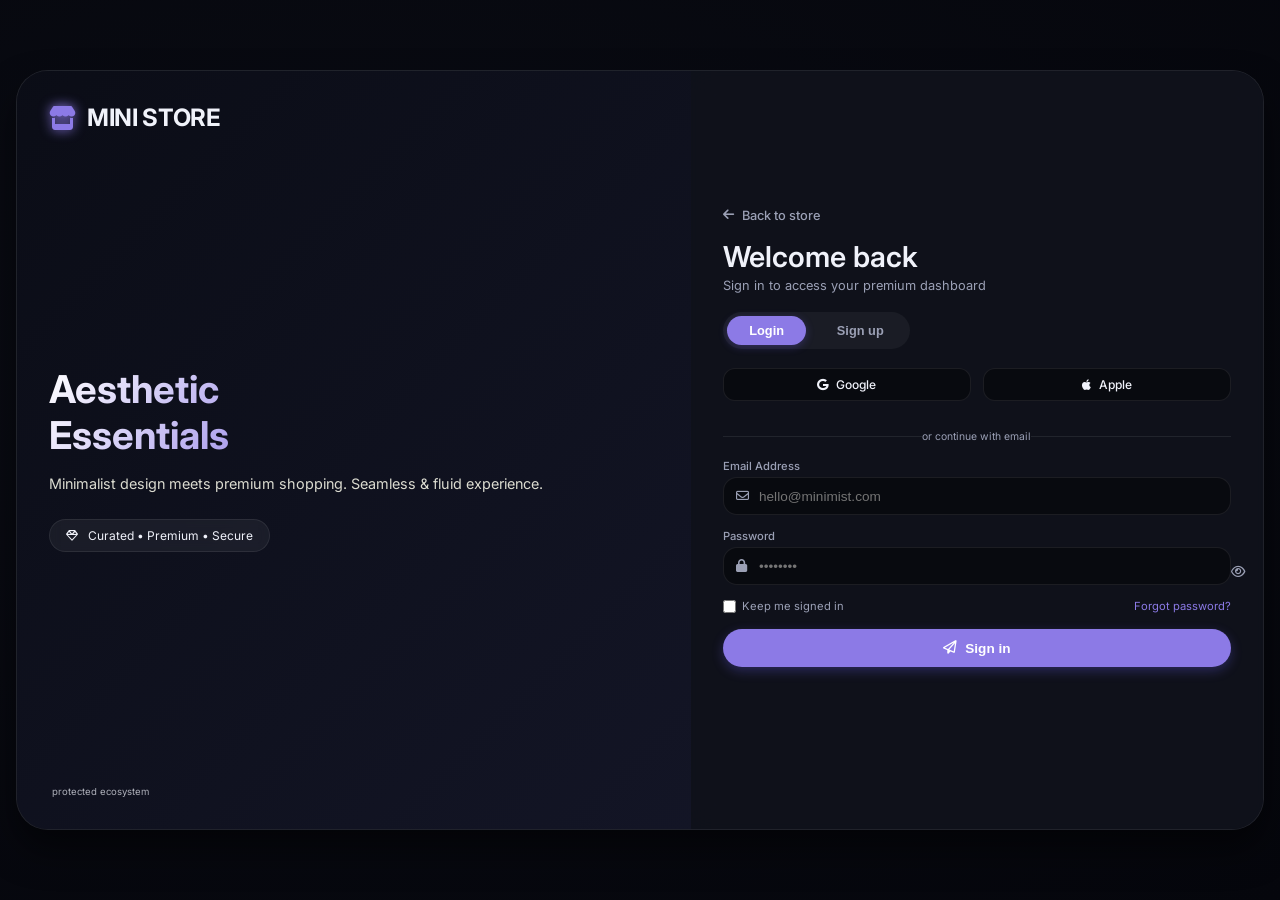
<file: mini_store_project/frontend/login.html>
<!DOCTYPE html>
<html lang="en">

<head>
    <meta charset="UTF-8">
    <meta name="viewport" content="width=device-width, initial-scale=1.0, viewport-fit=cover, height=device-height">
    <title>Mini Store | Auth Portal — Theme Sync</title>
    <link
        href="https://fonts.googleapis.com/css2?family=Inter:opsz,wght@14..32,300;14..32,400;14..32,500;14..32,600;14..32,700&display=swap"
        rel="stylesheet">
    <link rel="stylesheet" href="https://cdnjs.cloudflare.com/ajax/libs/font-awesome/6.4.0/css/all.min.css">
    <style>
        * {
            margin: 0;
            padding: 0;
            box-sizing: border-box;
        }

        /* LIGHT MODE VARIABLES (default fallback) */
        :root {
            --bg-gradient-start: #f8fafc;
            --bg-gradient-end: #eef2f5;
            --card-bg: rgba(255, 255, 255, 0.85);
            --glass-border: rgba(0, 0, 0, 0.08);
            --text-primary: #1f2937;
            --text-muted: #5b6e8c;
            --primary: #6c5ce7;
            --primary-hover: #5b4bc4;
            --accent: #00cec9;
            --shadow: 0 20px 35px rgba(0, 0, 0, 0.08);
            --input-bg: rgba(0, 0, 0, 0.02);
            --trust-badge-bg: rgba(0, 0, 0, 0.03);
        }

        /* DARK MODE — seamless with store style (blackish premium) */
        body.dark-mode {
            --bg-gradient-start: #0a0c14;
            --bg-gradient-end: #05060c;
            --card-bg: rgba(16, 18, 28, 0.85);
            --glass-border: rgba(255, 255, 255, 0.08);
            --text-primary: #f0f2fa;
            --text-muted: #9ba0b5;
            --primary: #8c7ae6;
            --primary-hover: #a28eff;
            --accent: #48dbfb;
            --shadow: 0 20px 35px rgba(0, 0, 0, 0.5);
            --input-bg: rgba(0, 0, 0, 0.4);
            --trust-badge-bg: rgba(255, 255, 255, 0.05);
        }

        body {
            font-family: 'Inter', sans-serif;
            background: radial-gradient(ellipse at 30% 40%, var(--bg-gradient-start), var(--bg-gradient-end));
            height: 100vh;
            width: 100vw;
            overflow: hidden;
            display: flex;
            align-items: center;
            justify-content: center;
            margin: 0;
            padding: 0;
            transition: background 0.2s ease, color 0.2s;
            color: var(--text-primary);
        }

        /* main container - zero scroll guarantee */
        .auth-container {
            width: 100vw;
            height: 100vh;
            display: flex;
            align-items: center;
            justify-content: center;
            padding: 1rem;
            overflow: hidden;
        }

        /* split card premium */
        .split-card {
            display: flex;
            width: 100%;
            max-width: 1280px;
            height: 90vh;
            max-height: 760px;
            background: var(--card-bg);
            backdrop-filter: blur(16px);
            border-radius: 2rem;
            overflow: hidden;
            box-shadow: var(--shadow);
            border: 1px solid var(--glass-border);
            transition: background 0.2s, border-color 0.2s;
        }

        /* LEFT SHOWCASE - theme adaptive */
        .showcase-panel {
            flex: 1.2;
            background: linear-gradient(125deg, rgba(0, 0, 0, 0.45), rgba(0, 0, 0, 0.3)),
                url('https://images.unsplash.com/photo-1618220179428-22790b46a011?q=80&w=1400&auto=format&fit=crop');
            background-size: cover;
            background-position: 30% 20%;
            padding: 2rem;
            display: flex;
            flex-direction: column;
            justify-content: space-between;
            position: relative;
        }

        body.dark-mode .showcase-panel {
            background: linear-gradient(135deg, rgba(10, 12, 22, 0.8), rgba(20, 22, 40, 0.85)),
                url('https://images.unsplash.com/photo-1618220179428-22790b46a011?q=80&w=1400&auto=format&fit=crop');
            background-size: cover;
        }

        .brand-logo {
            display: flex;
            align-items: center;
            gap: 0.7rem;
            font-size: 1.5rem;
            font-weight: 700;
            letter-spacing: -0.3px;
            color: var(--text-primary);
        }

        .brand-logo i {
            color: var(--primary);
            filter: drop-shadow(0 0 6px var(--primary));
        }

        .showcase-quote h1 {
            font-size: 2.4rem;
            font-weight: 700;
            line-height: 1.2;
            margin-bottom: 1rem;
            background: linear-gradient(125deg, #ffffff, var(--primary), var(--accent));
            -webkit-background-clip: text;
            background-clip: text;
            color: transparent;
        }

        .showcase-quote p {
            color: rgba(255, 255, 240, 0.85);
            font-size: 0.9rem;
            line-height: 1.45;
            max-width: 85%;
            margin-bottom: 1.5rem;
        }

        .trust-badge {
            display: inline-flex;
            align-items: center;
            gap: 0.6rem;
            background: var(--trust-badge-bg);
            backdrop-filter: blur(5px);
            padding: 0.5rem 1rem;
            border-radius: 60px;
            font-size: 0.75rem;
            border: 0.5px solid var(--glass-border);
            color: var(--text-primary);
        }

        /* RIGHT FORM PANEL — theme adaptive */
        .form-panel {
            flex: 1;
            padding: 1.6rem 2rem;
            background: var(--card-bg);
            backdrop-filter: blur(12px);
            display: flex;
            flex-direction: column;
            justify-content: center;
            overflow-y: auto;
            scrollbar-width: none;
        }

        .form-panel::-webkit-scrollbar {
            display: none;
        }

        .back-link {
            display: inline-flex;
            align-items: center;
            gap: 0.5rem;
            color: var(--text-muted);
            text-decoration: none;
            font-size: 0.8rem;
            font-weight: 500;
            margin-bottom: 1rem;
            width: fit-content;
            transition: 0.2s;
        }

        .back-link:hover {
            color: var(--primary);
            transform: translateX(-3px);
        }

        .form-header-compact {
            margin-bottom: 1.2rem;
        }

        .form-header-compact h2 {
            font-size: 1.8rem;
            font-weight: 600;
            margin-bottom: 0.25rem;
        }

        .form-header-compact p {
            font-size: 0.8rem;
            color: var(--text-muted);
        }

        /* modern tabs */
        .auth-tabs-minimal {
            display: flex;
            gap: 0.5rem;
            background: rgba(128, 128, 128, 0.1);
            border-radius: 50px;
            padding: 0.25rem;
            width: fit-content;
            margin-bottom: 1.2rem;
        }

        .tab-mini {
            padding: 0.45rem 1.4rem;
            border: none;
            background: transparent;
            color: var(--text-muted);
            font-weight: 600;
            font-size: 0.8rem;
            border-radius: 40px;
            cursor: pointer;
            transition: 0.2s;
        }

        .tab-mini.active {
            background: var(--primary);
            color: white;
            box-shadow: 0 2px 8px rgba(108, 92, 231, 0.3);
        }

        .social-row-compact {
            display: flex;
            gap: 0.8rem;
            margin-bottom: 1rem;
        }

        .social-btn-sm {
            flex: 1;
            background: var(--input-bg);
            border: 1px solid var(--glass-border);
            border-radius: 12px;
            padding: 0.5rem 0;
            display: flex;
            align-items: center;
            justify-content: center;
            gap: 0.5rem;
            font-size: 0.75rem;
            font-weight: 500;
            cursor: pointer;
            color: var(--text-primary);
            transition: 0.2s;
        }

        .social-btn-sm:hover {
            background: rgba(108, 92, 231, 0.15);
            border-color: var(--primary);
        }

        .divider-micro {
            display: flex;
            align-items: center;
            font-size: 0.65rem;
            color: var(--text-muted);
            margin: 0.8rem 0 1rem;
        }

        .divider-micro::before,
        .divider-micro::after {
            content: '';
            flex: 1;
            border-bottom: 1px solid var(--glass-border);
        }

        .input-group-sleek {
            margin-bottom: 0.9rem;
        }

        .input-group-sleek label {
            font-size: 0.7rem;
            font-weight: 500;
            margin-bottom: 0.25rem;
            display: block;
            color: var(--text-muted);
        }

        .input-icon-sleek {
            position: relative;
            display: flex;
            align-items: center;
        }

        .input-icon-sleek i:first-child {
            position: absolute;
            left: 0.8rem;
            font-size: 0.8rem;
            color: var(--text-muted);
        }

        .input-icon-sleek input {
            width: 100%;
            padding: 0.65rem 0.8rem 0.65rem 2.2rem;
            background: var(--input-bg);
            border: 1px solid var(--glass-border);
            border-radius: 14px;
            color: var(--text-primary);
            font-size: 0.85rem;
            transition: 0.2s;
        }

        .input-icon-sleek input:focus {
            outline: none;
            border-color: var(--primary);
            box-shadow: 0 0 0 2px rgba(108, 92, 231, 0.2);
        }

        .toggle-eye {
            position: absolute;
            right: 0.8rem;
            background: none;
            border: none;
            color: var(--text-muted);
            cursor: pointer;
            font-size: 0.8rem;
        }

        .row-options {
            display: flex;
            justify-content: space-between;
            align-items: center;
            font-size: 0.7rem;
            margin: 0.5rem 0 1rem;
        }

        .checkbox-sm {
            display: flex;
            align-items: center;
            gap: 0.4rem;
            color: var(--text-muted);
        }

        .btn-auth-solid {
            width: 100%;
            background: var(--primary);
            border: none;
            padding: 0.7rem;
            border-radius: 40px;
            font-weight: 700;
            font-size: 0.85rem;
            color: white;
            display: flex;
            align-items: center;
            justify-content: center;
            gap: 0.5rem;
            cursor: pointer;
            transition: 0.2s;
            margin-top: 0.2rem;
            box-shadow: 0 4px 12px rgba(108, 92, 231, 0.3);
        }

        .btn-auth-solid:hover {
            background: var(--primary-hover);
            transform: translateY(-1px);
        }

        .error-msg-mini {
            color: #ff6b6b;
            font-size: 0.65rem;
            min-height: 1.2rem;
            text-align: center;
            margin-top: 0.4rem;
        }

        .legal-footnote {
            text-align: center;
            font-size: 0.6rem;
            color: var(--text-muted);
            margin-top: 0.8rem;
        }

        .auth-form.hidden {
            display: none;
        }

        /* toast */
        .toast-sleek {
            position: fixed;
            bottom: 1.2rem;
            right: 1.2rem;
            background: var(--card-bg);
            backdrop-filter: blur(16px);
            border-left: 3px solid var(--primary);
            padding: 0.65rem 1.2rem;
            border-radius: 40px;
            font-size: 0.75rem;
            font-weight: 500;
            color: var(--text-primary);
            box-shadow: 0 6px 18px rgba(0, 0, 0, 0.2);
            z-index: 2000;
            animation: fadeSlide 0.25s ease;
            pointer-events: none;
        }

        @keyframes fadeSlide {
            from {
                opacity: 0;
                transform: translateX(30px);
            }

            to {
                opacity: 1;
                transform: translateX(0);
            }
        }

        /* Responsive: keep everything visible, no scroll */
        @media (max-width: 850px) {
            .split-card {
                flex-direction: column;
                height: 92vh;
                max-height: none;
            }

            .showcase-panel {
                padding: 1.2rem;
                min-height: 200px;
            }

            .showcase-quote h1 {
                font-size: 1.8rem;
            }

            .showcase-quote p {
                max-width: 100%;
                font-size: 0.8rem;
            }

            .form-panel {
                padding: 1rem 1.5rem;
                overflow-y: auto;
            }
        }

        @media (max-height: 680px) {
            .form-panel {
                padding: 0.8rem 1.5rem;
            }

            .input-group-sleek {
                margin-bottom: 0.7rem;
            }

            .btn-auth-solid {
                padding: 0.55rem;
            }

            .form-header-compact h2 {
                font-size: 1.5rem;
            }
        }

        /* hide body overflow */
        html,
        body {
            overflow: hidden;
            height: 100%;
        }
    </style>
</head>

<body>
    <div class="auth-container">
        <div class="split-card">
            <!-- left side: showcase with contrast awareness -->
            <div class="showcase-panel">
                <div class="brand-logo">
                    <i class="fa-solid fa-store"></i>
                    <span>MINI STORE</span>
                </div>
                <div class="showcase-quote">
                    <h1>Aesthetic<br>Essentials</h1>
                    <p>Minimalist design meets premium shopping. Seamless & fluid experience.</p>
                    <div class="trust-badge">
                        <i class="fa-regular fa-gem"></i>
                        <span>Curated • Premium • Secure</span>
                    </div>
                </div>
                <div style="font-size: 0.6rem; opacity: 0.7;">
                    <i class="fa-regular fa-shield-haltered"></i> protected ecosystem
                </div>
            </div>

            <!-- right panel: all auth forms -->
            <div class="form-panel">
                <a href="index.html" class="back-link">
                    <i class="fa-solid fa-arrow-left"></i> Back to store
                </a>
                <div class="form-header-compact">
                    <h2 id="headingDynamic">Welcome back</h2>
                    <p id="subDynamic">Sign in to access your premium dashboard</p>
                </div>

                <div class="auth-tabs-minimal">
                    <button class="tab-mini active" data-formtype="login">Login</button>
                    <button class="tab-mini" data-formtype="register">Sign up</button>
                </div>

                <div class="social-row-compact">
                    <div class="social-btn-sm" id="demoGoogleBtn"><i class="fa-brands fa-google"></i> Google</div>
                    <div class="social-btn-sm" id="demoAppleBtn"><i class="fa-brands fa-apple"></i> Apple</div>
                </div>
                <div class="divider-micro"><span>or continue with email</span></div>

                <!-- LOGIN FORM -->
                <form id="loginFormUI" class="auth-form">
                    <div class="input-group-sleek">
                        <label>Email Address</label>
                        <div class="input-icon-sleek">
                            <i class="fa-regular fa-envelope"></i>
                            <input type="email" id="loginEmailField" placeholder="hello@minimist.com"
                                autocomplete="email">
                        </div>
                    </div>
                    <div class="input-group-sleek">
                        <label>Password</label>
                        <div class="input-icon-sleek">
                            <i class="fa-solid fa-lock"></i>
                            <input type="password" id="loginPassField" placeholder="••••••••">
                            <button type="button" class="toggle-eye" data-target="loginPassField"><i
                                    class="fa-regular fa-eye"></i></button>
                        </div>
                    </div>
                    <div class="row-options">
                        <label class="checkbox-sm"><input type="checkbox" id="rememberCheck"> <span>Keep me signed
                                in</span></label>
                        <a href="#" id="forgotLink"
                            style="color: var(--primary); text-decoration: none; font-size:0.7rem;">Forgot password?</a>
                    </div>
                    <button type="submit" class="btn-auth-solid" id="loginBtnSubmit"><i
                            class="fa-regular fa-paper-plane"></i> Sign in</button>
                    <div id="loginErrorMsg" class="error-msg-mini"></div>
                </form>

                <!-- REGISTER FORM -->
                <form id="registerFormUI" class="auth-form hidden">
                    <div class="input-group-sleek">
                        <label>Email address</label>
                        <div class="input-icon-sleek">
                            <i class="fa-regular fa-envelope"></i>
                            <input type="email" id="regEmailField" placeholder="hello@minimist.com">
                        </div>
                    </div>
                    <div class="input-group-sleek">
                        <label>Phone number</label>
                        <div class="input-icon-sleek">
                            <i class="fa-solid fa-phone"></i>
                            <input type="tel" id="regPhoneField" placeholder="+1 234 567 8900">
                        </div>
                    </div>
                    <div class="input-group-sleek">
                        <label>Password (min. 8 chars)</label>
                        <div class="input-icon-sleek">
                            <i class="fa-solid fa-key"></i>
                            <input type="password" id="regPassField" placeholder="Create password">
                            <button type="button" class="toggle-eye" data-target="regPassField"><i
                                    class="fa-regular fa-eye"></i></button>
                        </div>
                    </div>
                    <button type="submit" class="btn-auth-solid" id="registerBtnSubmit"><i
                            class="fa-regular fa-user-plus"></i> Create account</button>
                    <div id="regErrorMsg" class="error-msg-mini"></div>
                    <div class="legal-footnote">By joining you agree to <span
                            style="color: var(--primary);">Terms</span> & <span
                            style="color: var(--primary);">Privacy</span>.</div>
                </form>
            </div>
        </div>
    </div>

    <script>
        // ------------------- THEME SYNC (crucial: respect store's dark/light mode) -------------------
        function initThemeFromStorage() {
            const savedTheme = localStorage.getItem('theme');
            // if theme is stored as 'light', remove dark-mode class, else add dark-mode (premium dark)
            if (savedTheme === 'light') {
                document.body.classList.remove('dark-mode');
            } else {
                // default dark if not set or 'dark'
                document.body.classList.add('dark-mode');
            }
        }
        // call on load
        initThemeFromStorage();

        // Also listen for storage changes (if user changes theme in another tab)
        window.addEventListener('storage', (e) => {
            if (e.key === 'theme') {
                if (e.newValue === 'light') document.body.classList.remove('dark-mode');
                else document.body.classList.add('dark-mode');
            }
        });

        // ---------- AUTH / API INTEGRATION (fully functional) ----------
        const API_URL = 'http://localhost:5000';

        // DOM references
        const loginForm = document.getElementById('loginFormUI');
        const registerForm = document.getElementById('registerFormUI');
        const loginTab = document.querySelector('.tab-mini[data-formtype="login"]');
        const registerTab = document.querySelector('.tab-mini[data-formtype="register"]');
        const headingDynamic = document.getElementById('headingDynamic');
        const subDynamic = document.getElementById('subDynamic');

        function switchToLogin() {
            loginForm.classList.remove('hidden');
            registerForm.classList.add('hidden');
            loginTab.classList.add('active');
            registerTab.classList.remove('active');
            headingDynamic.innerText = 'Welcome back';
            subDynamic.innerText = 'Sign in to your premium dashboard';
            document.getElementById('loginErrorMsg').innerText = '';
        }

        function switchToRegister() {
            loginForm.classList.add('hidden');
            registerForm.classList.remove('hidden');
            registerTab.classList.add('active');
            loginTab.classList.remove('active');
            headingDynamic.innerText = 'Create an account';
            subDynamic.innerText = 'Start your aesthetic journey';
            document.getElementById('regErrorMsg').innerText = '';
        }

        loginTab.addEventListener('click', switchToLogin);
        registerTab.addEventListener('click', switchToRegister);

        // toggle password visibility
        document.querySelectorAll('.toggle-eye').forEach(btn => {
            btn.addEventListener('click', function (e) {
                const targetId = this.getAttribute('data-target');
                const inputField = document.getElementById(targetId);
                if (inputField) {
                    const isPassword = inputField.type === 'password';
                    inputField.type = isPassword ? 'text' : 'password';
                    this.innerHTML = isPassword ? '<i class="fa-regular fa-eye-slash"></i>' : '<i class="fa-regular fa-eye"></i>';
                }
            });
        });

        function showToast(message, isError = false) {
            const toastDiv = document.createElement('div');
            toastDiv.className = 'toast-sleek';
            toastDiv.innerHTML = `<i class="fa-solid ${isError ? 'fa-circle-exclamation' : 'fa-circle-check'}" style="margin-right: 6px;"></i> ${message}`;
            if (isError) toastDiv.style.borderLeftColor = '#ff7675';
            document.body.appendChild(toastDiv);
            setTimeout(() => toastDiv.remove(), 2800);
        }

        // LOGIN handler
        async function handleLoginSubmit(e) {
            e.preventDefault();
            const email = document.getElementById('loginEmailField').value.trim();
            const pwd = document.getElementById('loginPassField').value;
            const errorDiv = document.getElementById('loginErrorMsg');
            const loginBtn = document.getElementById('loginBtnSubmit');
            errorDiv.innerText = '';
            if (!email || !pwd) {
                errorDiv.innerText = 'Both email and password required.';
                return;
            }
            const originalHtml = loginBtn.innerHTML;
            loginBtn.innerHTML = '<i class="fa-solid fa-spinner fa-spin"></i> Signing in...';
            loginBtn.disabled = true;
            try {
                const res = await fetch(`${API_URL}/auth/login`, {
                    method: 'POST',
                    headers: { 'Content-Type': 'application/json' },
                    body: JSON.stringify({ email, password: pwd })
                });
                const data = await res.json();
                if (!res.ok) throw new Error(data.error || 'Invalid credentials');
                localStorage.setItem('token', data.access_token);
                showToast('Login successful! Redirecting to store...');
                setTimeout(() => { window.location.href = 'index.html'; }, 800);
            } catch (err) {
                errorDiv.innerText = err.message;
                showToast(err.message, true);
                loginBtn.innerHTML = originalHtml;
                loginBtn.disabled = false;
            }
        }

        // REGISTER handler
        async function handleRegisterSubmit(e) {
            e.preventDefault();
            const email = document.getElementById('regEmailField').value.trim();
            const phone = document.getElementById('regPhoneField').value.trim();
            const password = document.getElementById('regPassField').value;
            const errorDiv = document.getElementById('regErrorMsg');
            const regBtn = document.getElementById('registerBtnSubmit');
            errorDiv.innerText = '';
            if (!email || !phone || !password) {
                errorDiv.innerText = 'All fields are required.';
                return;
            }
            if (password.length < 8) {
                errorDiv.innerText = 'Password must be at least 8 characters.';
                return;
            }
            const originalHtml = regBtn.innerHTML;
            regBtn.innerHTML = '<i class="fa-solid fa-spinner fa-spin"></i> Creating...';
            regBtn.disabled = true;
            try {
                const res = await fetch(`${API_URL}/auth/register`, {
                    method: 'POST',
                    headers: { 'Content-Type': 'application/json' },
                    body: JSON.stringify({ email, phone, password })
                });
                const data = await res.json();
                if (!res.ok) throw new Error(data.error || 'Registration failed');
                showToast('Account created! Please sign in.');
                // reset register fields and switch to login
                document.getElementById('regEmailField').value = '';
                document.getElementById('regPhoneField').value = '';
                document.getElementById('regPassField').value = '';
                switchToLogin();
            } catch (err) {
                errorDiv.innerText = err.message;
                showToast(err.message, true);
            } finally {
                regBtn.innerHTML = originalHtml;
                regBtn.disabled = false;
            }
        }

        loginForm.addEventListener('submit', handleLoginSubmit);
        registerForm.addEventListener('submit', handleRegisterSubmit);

        // social demo toasts
        document.getElementById('demoGoogleBtn')?.addEventListener('click', () => showToast('Google sign-in (demo) — backend ready', false));
        document.getElementById('demoAppleBtn')?.addEventListener('click', () => showToast('Apple ID integration preview', false));
        document.getElementById('forgotLink')?.addEventListener('click', (e) => {
            e.preventDefault();
            showToast('Password reset link would be sent (demo flow)', false);
        });

        // ensure no scrolling, fix for resizing
        function lockScroll() {
            document.body.style.overflow = 'hidden';
            document.documentElement.style.overflow = 'hidden';
        }
        lockScroll();
        window.addEventListener('resize', lockScroll);

        // prefill theme consistency if there's any inline toggle (body class matches store)
        // additionally observe any theme changes if user clicks toggle in other pages but on this page will load dark/light properly
    </script>
</body>

</html>
</file>
